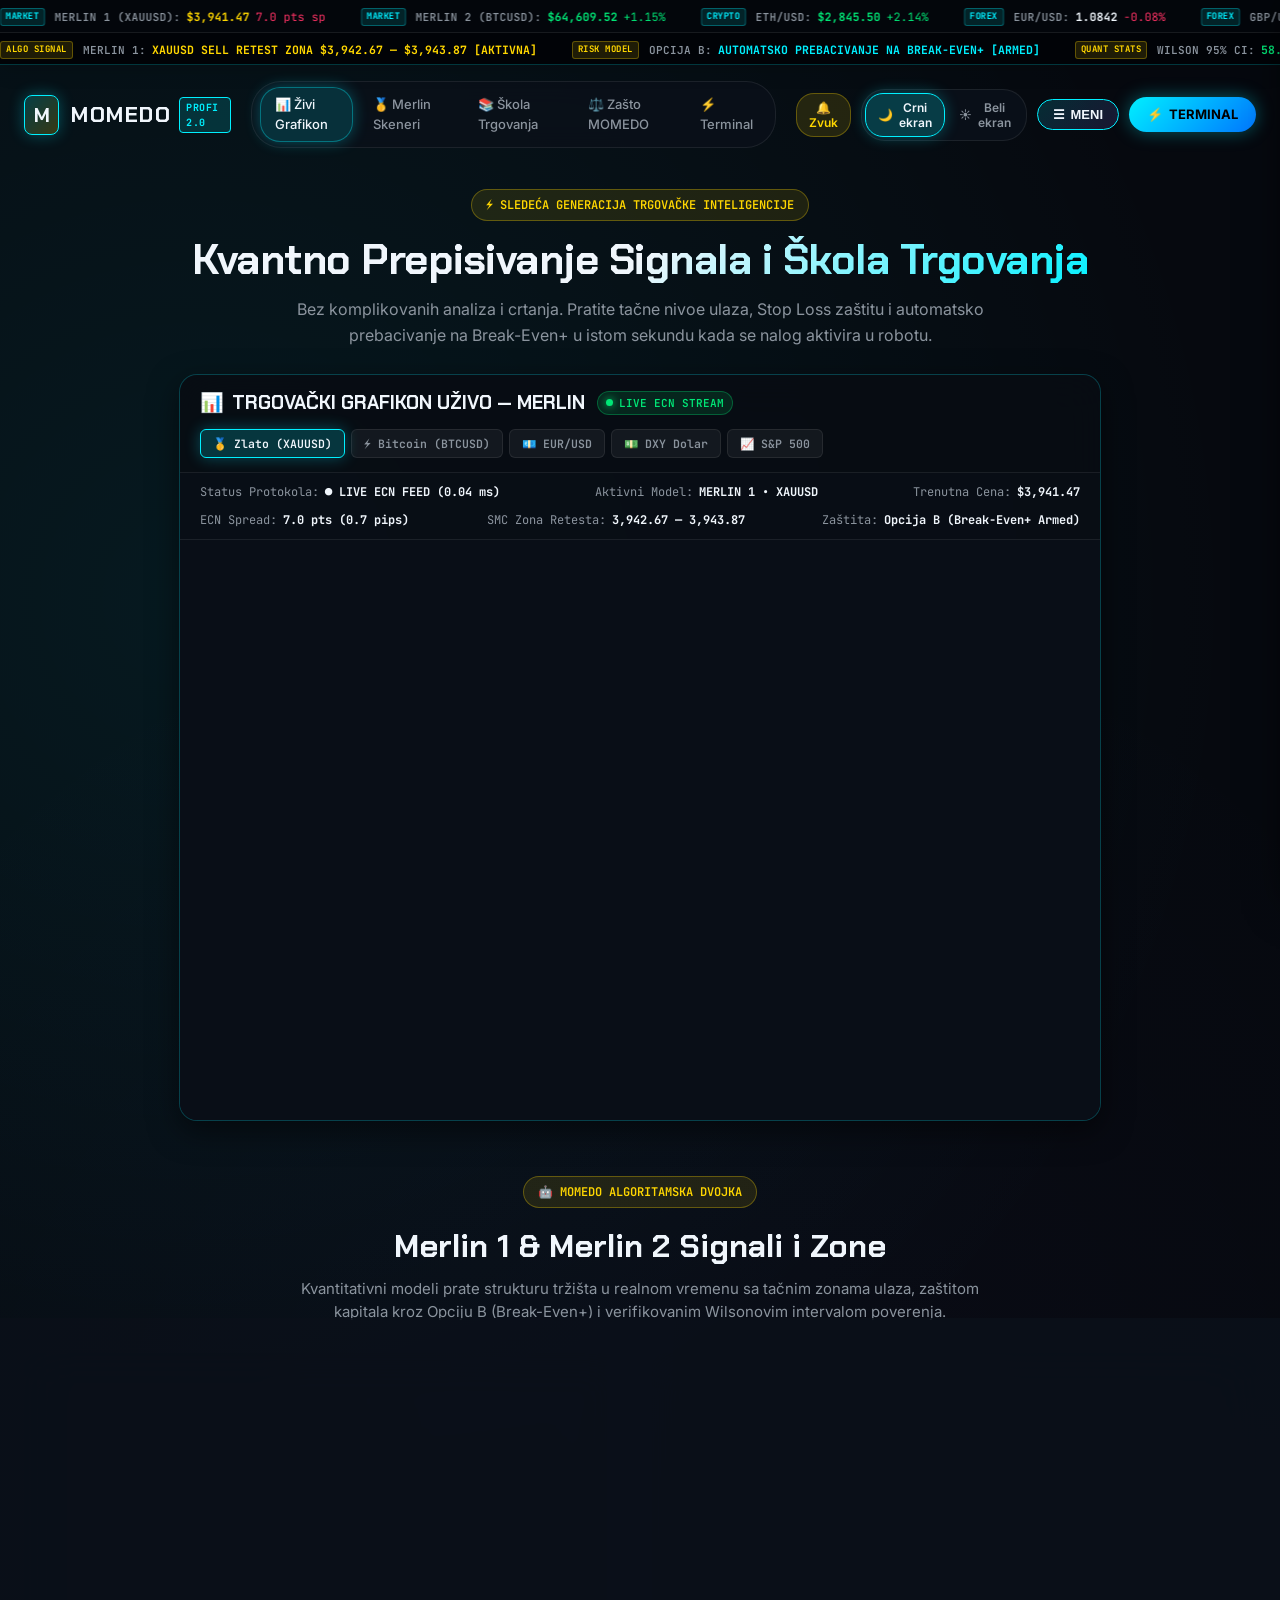
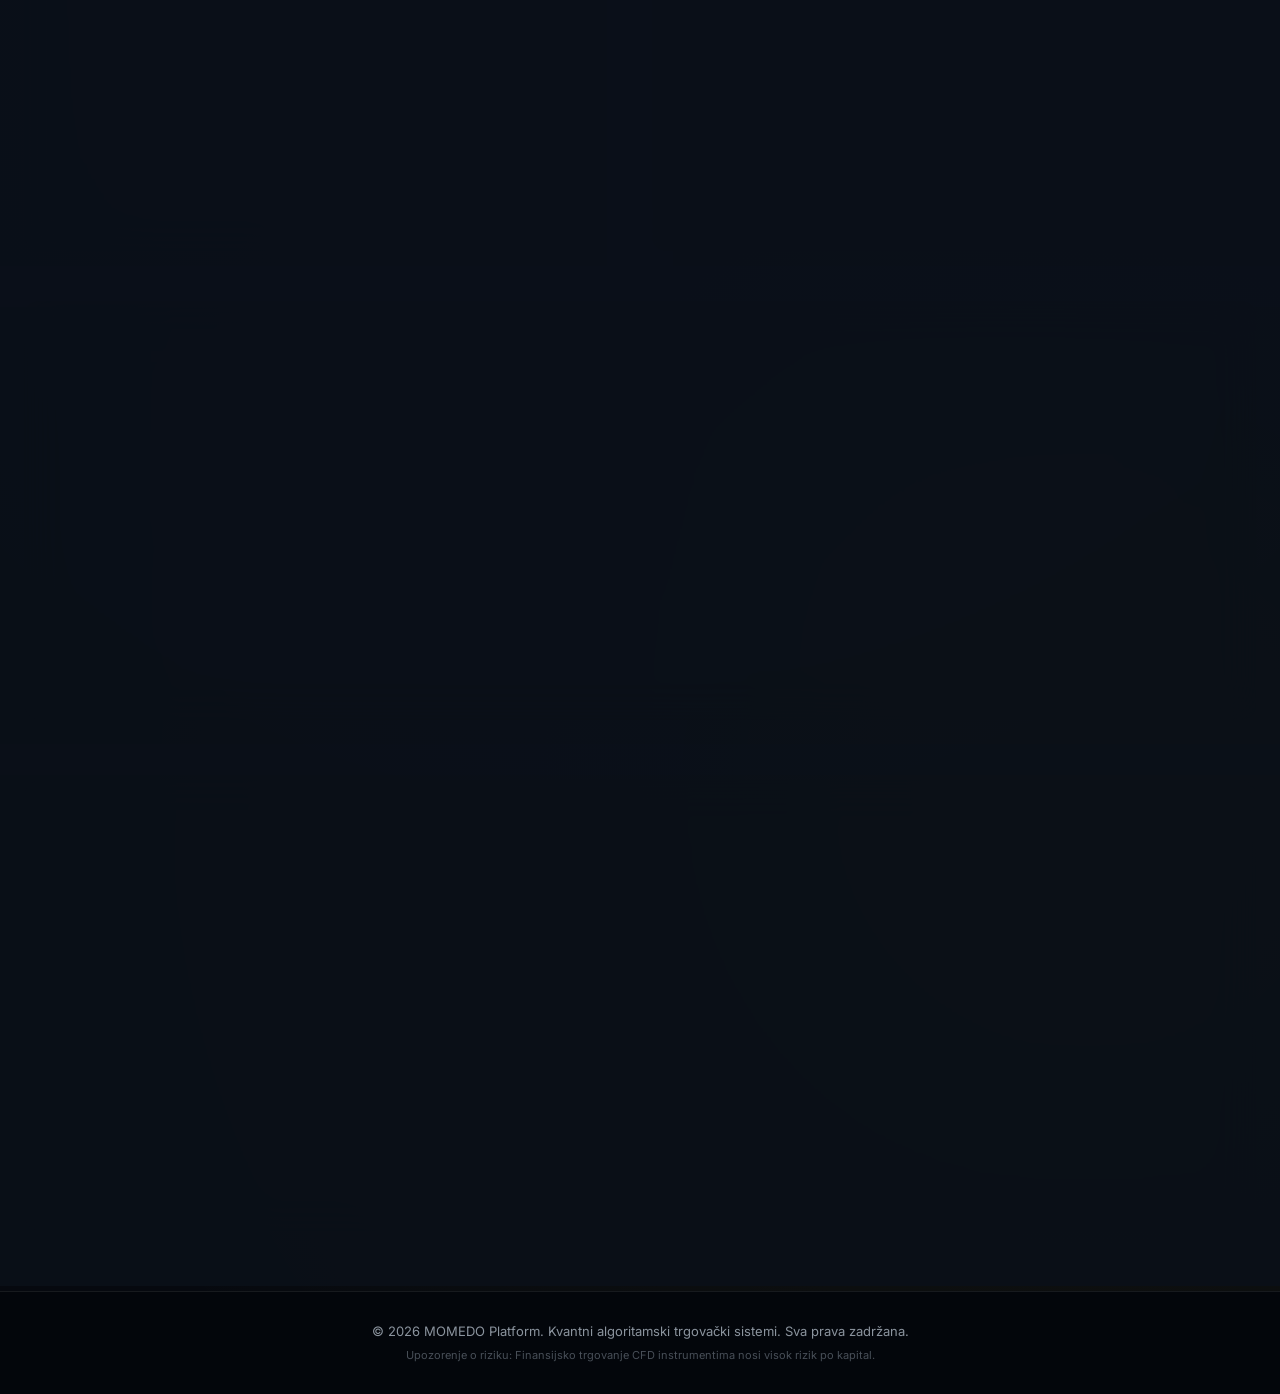
<file: static/promo.html>
<!DOCTYPE html>
<html lang="sr">
<head>
  <meta charset="UTF-8">
  <meta name="viewport" content="width=device-width, initial-scale=1.0">
  <title>MOMEDO Platform | Kvantni Trgovački Terminal & Škola Trgovanja</title>
  
  <!-- Google Fonts: Inter, JetBrains Mono, Chakra Petch -->
  <link rel="preconnect" href="https://fonts.googleapis.com">
  <link rel="preconnect" href="https://fonts.gstatic.com" crossorigin>
  <link href="https://fonts.googleapis.com/css2?family=Chakra+Petch:wght@500;600;700&family=Inter:wght@300;400;500;600;700;800&family=JetBrains+Mono:wght@400;500;600;700&display=swap" rel="stylesheet">
  
  <!-- TradingView Library -->
  <script type="text/javascript" src="https://s3.tradingview.com/tv.js"></script>

  <style>
    /* ========================================================
       CSS VARIJABLE & OSNOVNE TEME (TAMNA I SVETLA)
       ======================================================== */
    :root {
      /* TAMNA TEMA (DEFAULT - DARK GLASS QUANTUM) */
      --bg-base: #06090f;
      --bg-card: rgba(11, 16, 26, 0.88);
      --bg-card-hover: rgba(16, 24, 38, 0.95);
      --bg-header: rgba(6, 9, 15, 0.95);
      --bg-ticker-top: rgba(4, 7, 12, 0.97);
      --bg-ticker-bot: rgba(2, 4, 8, 0.98);
      --border-card: rgba(0, 240, 255, 0.22);
      --border-card-hover: rgba(0, 240, 255, 0.55);
      --border-subtle: rgba(255, 255, 255, 0.08);
      
      --text-main: #f0f6fc;
      --text-muted: #8b949e;
      --text-dim: #484f58;
      
      --cyan: #00f0ff;
      --gold: #ffd700;
      --green: #00e676;
      --red: #ff3366;
      --purple: #8b5cf6;
      
      --card-shadow: 0 10px 30px rgba(0, 0, 0, 0.5);
      --glow-cyan: 0 0 15px rgba(0, 240, 255, 0.3);

      --font-sans: 'Inter', -apple-system, sans-serif;
      --font-mono: 'JetBrains Mono', monospace;
      --font-display: 'Chakra Petch', sans-serif;
    }

    /* BELI EKRAN (LIGHT MODE - INSTITUTIONAL CLEAN) */
    body.theme-light {
      --bg-base: #f4f6fa;
      --bg-card: rgba(255, 255, 255, 0.95);
      --bg-card-hover: #ffffff;
      --bg-header: rgba(255, 255, 255, 0.96);
      --bg-ticker-top: #ffffff;
      --bg-ticker-bot: #f1f5f9;
      --border-card: rgba(0, 136, 204, 0.25);
      --border-card-hover: rgba(0, 136, 204, 0.6);
      --border-subtle: rgba(0, 0, 0, 0.08);
      
      --text-main: #0f172a;
      --text-muted: #475569;
      --text-dim: #94a3b8;
      
      --cyan: #0284c7;
      --gold: #b45309;
      --green: #16a34a;
      --red: #dc2626;
      --purple: #7c3aed;
      
      --card-shadow: 0 8px 24px rgba(15, 23, 42, 0.08);
      --glow-cyan: 0 0 15px rgba(2, 132, 199, 0.2);
    }

    * {
      box-sizing: border-box;
      margin: 0;
      padding: 0;
    }

    body {
      background-color: var(--bg-base);
      background-image: 
        radial-gradient(circle at 15% 20%, rgba(0, 240, 255, 0.07) 0%, transparent 40%),
        radial-gradient(circle at 85% 80%, rgba(255, 215, 0, 0.05) 0%, transparent 40%),
        radial-gradient(circle at 50% 50%, rgba(139, 92, 246, 0.03) 0%, transparent 60%);
      color: var(--text-main);
      font-family: var(--font-sans);
      min-height: 100vh;
      overflow-x: hidden;
      line-height: 1.5;
      transition: background-color 0.3s ease, color 0.3s ease;
    }

    body.theme-light {
      background-image: 
        radial-gradient(circle at 15% 20%, rgba(2, 132, 199, 0.05) 0%, transparent 40%),
        radial-gradient(circle at 85% 80%, rgba(180, 83, 9, 0.04) 0%, transparent 40%);
    }

    /* ========================================================
       FLASH SIGNAL BANER SA ZVUKOM (INSTANT POP-UP NOTIFIKACIJA)
       ======================================================== */
    .flash-signal-banner {
      position: fixed;
      top: 70px;
      left: 50%;
      transform: translateX(-50%) translateY(-120%);
      width: 90%;
      max-width: 900px;
      background: linear-gradient(135deg, rgba(16, 24, 38, 0.98), rgba(9, 14, 23, 0.98));
      border: 2px solid var(--gold);
      box-shadow: 0 10px 40px rgba(255, 215, 0, 0.35), 0 0 20px rgba(0, 240, 255, 0.25);
      border-radius: 14px;
      padding: 16px 20px;
      z-index: 1000;
      display: flex;
      align-items: center;
      justify-content: space-between;
      gap: 16px;
      backdrop-filter: blur(16px);
      transition: transform 0.4s cubic-bezier(0.16, 1, 0.3, 1), opacity 0.3s ease;
      opacity: 0;
      pointer-events: none;
    }

    body.theme-light .flash-signal-banner {
      background: linear-gradient(135deg, #ffffff, #f8fafc);
      border: 2px solid #b45309;
      box-shadow: 0 10px 30px rgba(180, 83, 9, 0.25);
    }

    .flash-signal-banner.active {
      transform: translateX(-50%) translateY(0);
      opacity: 1;
      pointer-events: auto;
      animation: bannerPulse 2.5s infinite;
    }

    @keyframes bannerPulse {
      0%, 100% { box-shadow: 0 10px 40px rgba(255, 215, 0, 0.35), 0 0 15px rgba(0, 240, 255, 0.2); }
      50% { box-shadow: 0 10px 50px rgba(255, 215, 0, 0.6), 0 0 30px rgba(0, 240, 255, 0.4); }
    }

    .flash-banner-left {
      display: flex;
      align-items: center;
      gap: 14px;
      flex: 1;
    }

    .flash-icon-box {
      width: 44px;
      height: 44px;
      background: rgba(255, 215, 0, 0.15);
      border: 1px solid var(--gold);
      border-radius: 10px;
      display: flex;
      align-items: center;
      justify-content: center;
      font-size: 22px;
      flex-shrink: 0;
      animation: iconFlash 1.2s infinite;
    }

    @keyframes iconFlash {
      0%, 100% { transform: scale(1); }
      50% { transform: scale(1.1); }
    }

    .flash-info-title {
      font-family: var(--font-display);
      font-size: 13px;
      font-weight: 700;
      color: var(--gold);
      display: flex;
      align-items: center;
      gap: 8px;
      text-transform: uppercase;
      letter-spacing: 0.5px;
    }

    .flash-info-text {
      font-family: var(--font-mono);
      font-size: 13.5px;
      font-weight: 600;
      color: var(--text-main);
      margin-top: 3px;
      line-height: 1.4;
    }

    .flash-banner-actions {
      display: flex;
      align-items: center;
      gap: 10px;
      flex-shrink: 0;
    }

    .btn-copy-signal {
      background: linear-gradient(135deg, var(--gold), #ffaa00);
      color: #000;
      font-family: var(--font-sans);
      font-size: 12.5px;
      font-weight: 700;
      padding: 9px 16px;
      border-radius: 8px;
      border: none;
      cursor: pointer;
      display: flex;
      align-items: center;
      gap: 6px;
      box-shadow: 0 0 15px rgba(255, 215, 0, 0.4);
      transition: all 0.2s;
      white-space: nowrap;
    }

    .btn-copy-signal:hover {
      transform: scale(1.03);
      box-shadow: 0 0 22px rgba(255, 215, 0, 0.6);
    }

    .btn-close-banner {
      background: rgba(255, 255, 255, 0.08);
      border: 1px solid var(--border-subtle);
      color: var(--text-muted);
      width: 32px;
      height: 32px;
      border-radius: 8px;
      cursor: pointer;
      display: flex;
      align-items: center;
      justify-content: center;
      font-size: 16px;
      transition: all 0.2s;
    }

    .btn-close-banner:hover {
      color: var(--text-main);
      background: rgba(255, 255, 255, 0.15);
    }

    /* ========================================================
       DUPLA PLIVAJUĆA TRAKA NA VRHU EKRANA (DVA SUPROTNA SMERA)
       ======================================================== */
    .promo-ticker-master-wrap {
      position: sticky;
      top: 0;
      z-index: 100;
      backdrop-filter: blur(14px);
      box-shadow: 0 4px 20px rgba(0,0,0,0.15);
    }

    .promo-ticker-bar {
      padding: 6px 0;
      font-family: var(--font-mono);
      font-size: 11.5px;
      overflow: hidden;
      white-space: nowrap;
      display: flex;
      align-items: center;
      position: relative;
    }

    /* GORNJA TRAKA: LEVO NA DESNO (USPORENO) */
    .track-top-bar {
      background: var(--bg-ticker-top);
      border-bottom: 1px solid var(--border-subtle);
    }

    /* DONJA TRAKA: DESNO NA LEVO (JOŠ SPORIJE) */
    .track-bot-bar {
      background: var(--bg-ticker-bot);
      border-bottom: 1px solid var(--border-card);
    }

    .ticker-track {
      display: inline-block;
      white-space: nowrap;
      will-change: transform;
    }

    .promo-ticker-bar:hover .ticker-track {
      animation-play-state: paused;
    }

    .animate-left-to-right {
      animation: tickerLeftToRight 70s linear infinite;
    }

    .animate-right-to-left {
      animation: tickerRightToLeft 90s linear infinite;
    }

    @keyframes tickerLeftToRight {
      0% { transform: translateX(-50%); }
      100% { transform: translateX(0%); }
    }

    @keyframes tickerRightToLeft {
      0% { transform: translateX(0%); }
      100% { transform: translateX(-50%); }
    }

    .ticker-item {
      display: inline-flex;
      align-items: center;
      gap: 6px;
      margin-right: 28px;
    }

    .ticker-sym { color: var(--text-muted); font-weight: 600; font-size: 11px; }
    .ticker-val { font-weight: 700; color: var(--text-main); }
    .ticker-up { color: var(--green); }
    .ticker-down { color: var(--red); }
    .ticker-gold { color: var(--gold); }
    .ticker-cyan { color: var(--cyan); }

    .track-tag {
      font-size: 9px;
      font-weight: 700;
      padding: 1px 5px;
      border-radius: 3px;
      margin-right: 4px;
      text-transform: uppercase;
      letter-spacing: 0.5px;
    }
    .tag-market { background: rgba(0, 240, 255, 0.12); color: var(--cyan); border: 1px solid rgba(0, 240, 255, 0.3); }
    .tag-algo { background: rgba(255, 215, 0, 0.12); color: var(--gold); border: 1px solid rgba(255, 215, 0, 0.3); }

    /* ========================================================
       HEADER & NAVIGATION BAR
       ======================================================== */
    .promo-header {
      max-width: 1440px;
      margin: 0 auto;
      padding: 16px 24px;
      display: flex;
      align-items: center;
      justify-content: space-between;
      gap: 20px;
      position: relative;
      z-index: 90;
    }

    .brand-wrap {
      display: flex;
      align-items: center;
      gap: 12px;
      text-decoration: none;
    }

    .brand-logo-icon {
      width: 40px;
      height: 40px;
      background: linear-gradient(135deg, rgba(0, 240, 255, 0.2), rgba(255, 215, 0, 0.2));
      border: 1px solid var(--cyan);
      border-radius: 8px;
      display: flex;
      align-items: center;
      justify-content: center;
      font-family: var(--font-display);
      font-weight: 700;
      font-size: 20px;
      color: var(--text-main);
      box-shadow: var(--glow-cyan);
    }

    .brand-text h1 {
      font-family: var(--font-display);
      font-size: 22px;
      font-weight: 700;
      letter-spacing: 1.5px;
      color: var(--text-main);
      display: flex;
      align-items: center;
      gap: 8px;
    }

    .brand-badge {
      font-size: 10px;
      font-family: var(--font-mono);
      background: rgba(0, 240, 255, 0.15);
      border: 1px solid var(--cyan);
      color: var(--cyan);
      padding: 2px 6px;
      border-radius: 4px;
      letter-spacing: 0.5px;
    }

    /* NAVIGATION MENI */
    .promo-nav {
      display: flex;
      align-items: center;
      gap: 6px;
      background: var(--bg-card);
      padding: 5px 8px;
      border-radius: 30px;
      border: 1px solid var(--border-subtle);
      backdrop-filter: blur(12px);
    }

    .nav-link {
      color: var(--text-muted);
      text-decoration: none;
      font-size: 13px;
      font-weight: 500;
      padding: 7px 14px;
      border-radius: 20px;
      transition: all 0.2s ease;
      display: flex;
      align-items: center;
      gap: 6px;
    }

    .nav-link:hover {
      color: var(--text-main);
      background: rgba(255, 255, 255, 0.06);
    }

    body.theme-light .nav-link:hover {
      background: rgba(0, 0, 0, 0.05);
    }

    .nav-link.active {
      color: var(--text-main);
      background: rgba(0, 240, 255, 0.15);
      border: 1px solid rgba(0, 240, 255, 0.35);
      box-shadow: var(--glow-cyan);
    }

    /* TASTERI ZA IZBOR BOJE: CRNI EKRAN / BELI EKRAN */
    .theme-segmented-control {
      display: flex;
      align-items: center;
      background: var(--bg-card);
      border: 1px solid var(--border-subtle);
      border-radius: 24px;
      padding: 3px;
      gap: 2px;
    }

    .theme-btn {
      background: transparent;
      border: none;
      color: var(--text-muted);
      font-family: var(--font-sans);
      font-size: 12px;
      font-weight: 600;
      padding: 6px 12px;
      border-radius: 18px;
      cursor: pointer;
      display: flex;
      align-items: center;
      gap: 6px;
      transition: all 0.2s ease;
    }

    .theme-btn:hover {
      color: var(--text-main);
    }

    .theme-btn.active {
      background: rgba(0, 240, 255, 0.2);
      color: var(--text-main);
      border: 1px solid var(--cyan);
      box-shadow: var(--glow-cyan);
    }

    body.theme-light .theme-btn.active {
      background: #0284c7;
      color: #ffffff;
      border: 1px solid #0284c7;
      box-shadow: 0 2px 8px rgba(2, 132, 199, 0.3);
    }

    /* DESNE AKCIJE */
    .header-actions {
      display: flex;
      align-items: center;
      gap: 10px;
    }

    /* DUGME MENI */
    .btn-mega-menu {
      background: linear-gradient(135deg, rgba(0, 240, 255, 0.15), rgba(139, 92, 246, 0.15));
      border: 1px solid var(--cyan);
      color: var(--text-main);
      padding: 7px 15px;
      border-radius: 20px;
      font-size: 13px;
      font-weight: 600;
      cursor: pointer;
      display: flex;
      align-items: center;
      gap: 6px;
      transition: all 0.2s ease;
    }

    .btn-mega-menu:hover {
      background: linear-gradient(135deg, rgba(0, 240, 255, 0.3), rgba(139, 92, 246, 0.3));
      box-shadow: var(--glow-cyan);
      transform: translateY(-1px);
    }

    .btn-enter-terminal {
      background: linear-gradient(135deg, #00f0ff, #0077ff);
      color: #000;
      font-weight: 700;
      font-size: 13px;
      padding: 8px 18px;
      border-radius: 24px;
      text-decoration: none;
      display: flex;
      align-items: center;
      gap: 6px;
      box-shadow: 0 0 18px rgba(0, 240, 255, 0.35);
      transition: all 0.2s ease;
    }

    .btn-enter-terminal:hover {
      transform: scale(1.03);
      box-shadow: 0 0 26px rgba(0, 240, 255, 0.55);
      color: #000;
    }

    /* ========================================================
       HERO NASLOVNI DEO
       ======================================================== */
    .hero-title-area {
      text-align: center;
      max-width: 960px;
      margin: 25px auto 25px auto;
      padding: 0 20px;
    }

    .hero-pill {
      display: inline-flex;
      align-items: center;
      gap: 8px;
      background: rgba(255, 215, 0, 0.1);
      border: 1px solid rgba(255, 215, 0, 0.3);
      color: var(--gold);
      padding: 6px 14px;
      border-radius: 20px;
      font-size: 12px;
      font-family: var(--font-mono);
      font-weight: 600;
      margin-bottom: 14px;
    }

    .hero-h1 {
      font-family: var(--font-display);
      font-size: 42px;
      font-weight: 700;
      line-height: 1.2;
      letter-spacing: -0.5px;
      margin-bottom: 12px;
      background: linear-gradient(135deg, var(--text-main) 50%, var(--cyan) 100%);
      -webkit-background-clip: text;
      -webkit-text-fill-color: transparent;
    }

    body.theme-light .hero-h1 {
      background: linear-gradient(135deg, #0f172a 40%, #0284c7 90%);
      -webkit-background-clip: text;
      -webkit-text-fill-color: transparent;
    }

    .hero-subtitle {
      font-size: 16px;
      color: var(--text-muted);
      max-width: 760px;
      margin: 0 auto;
      line-height: 1.6;
    }

    /* ========================================================
       CENTRALNI GRAF UŽIVO — MERLIN (POKRIVA OKO 70% EKRANA)
       ======================================================== */
    .central-chart-wrapper {
      width: 72%;
      max-width: 1350px;
      min-width: 320px;
      margin: 25px auto 55px auto;
      background: var(--bg-card);
      border: 1px solid var(--border-card);
      border-radius: 18px;
      box-shadow: var(--card-shadow);
      backdrop-filter: blur(20px);
      overflow: hidden;
      transition: all 0.25s ease;
      position: relative;
    }

    .central-chart-wrapper:hover {
      border-color: var(--border-card-hover);
      box-shadow: 0 14px 45px rgba(0, 240, 255, 0.12);
    }

    /* GORNJA TRAKA GRAFIKONA SA KONTROLAMA I SIMBOLIMA */
    .chart-control-bar {
      padding: 14px 20px;
      background: rgba(0, 0, 0, 0.25);
      border-bottom: 1px solid var(--border-subtle);
      display: flex;
      align-items: center;
      justify-content: space-between;
      flex-wrap: wrap;
      gap: 12px;
    }

    body.theme-light .chart-control-bar {
      background: rgba(241, 245, 249, 0.8);
    }

    .chart-title-group {
      display: flex;
      align-items: center;
      gap: 12px;
    }

    .chart-title-group h2 {
      font-family: var(--font-display);
      font-size: 19px;
      font-weight: 700;
      color: var(--text-main);
      display: flex;
      align-items: center;
      gap: 8px;
    }

    .chart-live-pulse {
      display: inline-flex;
      align-items: center;
      gap: 6px;
      font-family: var(--font-mono);
      font-size: 11px;
      color: var(--green);
      background: rgba(0, 230, 118, 0.12);
      border: 1px solid rgba(0, 230, 118, 0.3);
      padding: 3px 8px;
      border-radius: 12px;
      font-weight: 600;
    }

    .pulse-dot {
      width: 7px;
      height: 7px;
      border-radius: 50%;
      background: var(--green);
      box-shadow: 0 0 8px var(--green);
      animation: pulseBlink 1.6s infinite;
    }

    @keyframes pulseBlink {
      0%, 100% { opacity: 1; transform: scale(1); }
      50% { opacity: 0.3; transform: scale(0.85); }
    }

    /* PREČICE ZA PROMENU SIMBOLA NA GRAFIKONU */
    .chart-symbols-bar {
      display: flex;
      align-items: center;
      gap: 6px;
      flex-wrap: wrap;
    }

    .btn-chart-sym {
      background: rgba(255, 255, 255, 0.05);
      border: 1px solid var(--border-subtle);
      color: var(--text-muted);
      font-family: var(--font-mono);
      font-size: 11.5px;
      font-weight: 600;
      padding: 6px 12px;
      border-radius: 6px;
      cursor: pointer;
      display: inline-flex;
      align-items: center;
      gap: 6px;
      transition: all 0.2s ease;
    }

    .btn-chart-sym:hover {
      color: var(--text-main);
      border-color: var(--cyan);
      background: rgba(0, 240, 255, 0.08);
    }

    .btn-chart-sym.active {
      color: var(--text-main);
      border-color: var(--cyan);
      background: rgba(0, 240, 255, 0.18);
      box-shadow: var(--glow-cyan);
    }

    /* TELEMETRIJSKA STATUS TRAKA IZNAD GRAFIKONA */
    .chart-mt5-telemetry {
      padding: 10px 20px;
      background: rgba(0, 0, 0, 0.15);
      border-bottom: 1px solid var(--border-subtle);
      display: flex;
      align-items: center;
      justify-content: space-between;
      flex-wrap: wrap;
      gap: 10px;
      font-family: var(--font-mono);
      font-size: 12px;
    }

    body.theme-light .chart-mt5-telemetry {
      background: rgba(248, 250, 252, 0.9);
    }

    .tel-item {
      display: flex;
      align-items: center;
      gap: 6px;
    }
    .tel-lbl { color: var(--text-muted); }
    .tel-val { font-weight: 700; color: var(--text-main); }

    /* KONTEJNER ZA GRAFIKON (VISINA 580px) */
    .tv-chart-box {
      width: 100%;
      height: 580px;
      position: relative;
      background: #090e17;
    }

    body.theme-light .tv-chart-box {
      background: #ffffff;
    }

    /* ========================================================
       MERLIN 1 & MERLIN 2 SPUŠTENI NIŽE NA STRANICI
       ======================================================== */
    .section-engines {
      max-width: 1380px;
      margin: 0 auto 50px auto;
      padding: 0 24px;
    }

    .section-header-wrap {
      text-align: center;
      margin-bottom: 30px;
    }

    .section-header-wrap h2 {
      font-family: var(--font-display);
      font-size: 32px;
      font-weight: 700;
      color: var(--text-main);
      margin-bottom: 8px;
    }

    .section-header-wrap p {
      font-size: 15px;
      color: var(--text-muted);
      max-width: 700px;
      margin: 0 auto;
    }

    .central-engine-grid {
      display: grid;
      grid-template-columns: 1fr 1fr;
      gap: 24px;
    }

    .engine-card {
      background: var(--bg-card);
      border: 1px solid var(--border-card);
      border-radius: 16px;
      padding: 26px;
      backdrop-filter: blur(20px);
      box-shadow: var(--card-shadow);
      position: relative;
      overflow: hidden;
      transition: all 0.25s ease;
    }

    .engine-card:hover {
      border-color: var(--border-card-hover);
      transform: translateY(-2px);
      box-shadow: 0 14px 40px rgba(0, 240, 255, 0.15);
    }

    .engine-card::before {
      content: '';
      position: absolute;
      top: 0;
      left: 0;
      right: 0;
      height: 3px;
    }

    .engine-card.card-gold::before {
      background: linear-gradient(90deg, var(--gold), transparent);
    }

    .engine-card.card-btc::before {
      background: linear-gradient(90deg, var(--green), transparent);
    }

    .engine-header {
      display: flex;
      align-items: flex-start;
      justify-content: space-between;
      margin-bottom: 20px;
      padding-bottom: 16px;
      border-bottom: 1px solid var(--border-subtle);
    }

    .engine-identity h3 {
      font-family: var(--font-display);
      font-size: 22px;
      font-weight: 700;
      color: var(--text-main);
      display: flex;
      align-items: center;
      gap: 10px;
    }

    .engine-identity p {
      font-size: 13px;
      color: var(--text-muted);
      margin-top: 4px;
      font-family: var(--font-mono);
    }

    .engine-price-hud {
      text-align: right;
      font-family: var(--font-mono);
    }

    .engine-live-badge {
      font-size: 10px;
      font-weight: 700;
      padding: 2px 8px;
      border-radius: 4px;
      display: inline-block;
      margin-bottom: 4px;
      letter-spacing: 0.5px;
    }

    .badge-quant {
      background: rgba(255, 215, 0, 0.15);
      border: 1px solid var(--gold);
      color: var(--gold);
    }

    .badge-btc {
      background: rgba(0, 230, 118, 0.15);
      border: 1px solid var(--green);
      color: var(--green);
    }

    .engine-big-price {
      font-size: 26px;
      font-weight: 700;
      color: var(--text-main);
    }

    .engine-spread {
      font-size: 11px;
      color: var(--text-muted);
    }

    /* TELEMETRY METRIKE (WILSON CI & WIN RATE) */
    .telemetry-row {
      display: grid;
      grid-template-columns: repeat(3, 1fr);
      gap: 12px;
      margin-bottom: 22px;
    }

    .telemetry-box {
      background: rgba(255, 255, 255, 0.02);
      border: 1px solid var(--border-subtle);
      border-radius: 10px;
      padding: 12px;
      text-align: center;
    }

    body.theme-light .telemetry-box {
      background: rgba(241, 245, 249, 0.6);
    }

    .telemetry-lbl {
      font-size: 11px;
      font-family: var(--font-mono);
      color: var(--text-muted);
      margin-bottom: 4px;
      text-transform: uppercase;
    }

    .telemetry-num {
      font-size: 18px;
      font-weight: 700;
      font-family: var(--font-mono);
    }

    /* AKTIVNI NIVOI */
    .levels-box {
      background: rgba(0, 0, 0, 0.2);
      border: 1px solid var(--border-subtle);
      border-radius: 10px;
      padding: 16px;
      margin-bottom: 20px;
      font-family: var(--font-mono);
      font-size: 13px;
    }

    body.theme-light .levels-box {
      background: rgba(248, 250, 252, 0.9);
    }

    .level-line {
      display: flex;
      justify-content: space-between;
      padding: 7px 0;
      border-bottom: 1px dashed var(--border-subtle);
    }

    .level-line:last-child {
      border-bottom: none;
    }

    .level-line span {
      color: var(--text-muted);
    }

    .engine-card-footer {
      display: flex;
      gap: 10px;
    }

    .btn-card-primary {
      flex: 1;
      background: rgba(0, 240, 255, 0.12);
      border: 1px solid var(--cyan);
      color: var(--cyan);
      font-weight: 700;
      font-size: 13px;
      padding: 10px;
      border-radius: 8px;
      text-align: center;
      text-decoration: none;
      cursor: pointer;
      transition: all 0.2s ease;
    }

    .btn-card-primary:hover {
      background: var(--cyan);
      color: #000;
      box-shadow: var(--glow-cyan);
    }

    .btn-card-sec {
      background: rgba(255, 255, 255, 0.04);
      border: 1px solid var(--border-subtle);
      color: var(--text-muted);
      font-weight: 600;
      font-size: 13px;
      padding: 10px 14px;
      border-radius: 8px;
      cursor: pointer;
      transition: all 0.2s ease;
    }

    .btn-card-sec:hover {
      color: var(--text-main);
      background: rgba(255, 255, 255, 0.08);
    }

    /* ========================================================
       POREĐENJE SA INDUSTRIJOM (MOMEDO VS STANDARD)
       ======================================================== */
    .comparison-section {
      max-width: 1380px;
      margin: 40px auto 60px auto;
      padding: 0 24px;
    }

    .comp-box {
      background: var(--bg-card);
      border: 1px solid var(--border-card);
      border-radius: 16px;
      padding: 30px;
      backdrop-filter: blur(20px);
      box-shadow: var(--card-shadow);
    }

    .comp-header {
      text-align: center;
      margin-bottom: 25px;
    }

    .comp-header h2 {
      font-family: var(--font-display);
      font-size: 28px;
      font-weight: 700;
      color: var(--text-main);
      margin-bottom: 8px;
    }

    .comp-table {
      width: 100%;
      border-collapse: collapse;
      font-size: 13.5px;
    }

    .comp-table th, .comp-table td {
      padding: 14px 18px;
      text-align: left;
      border-bottom: 1px solid var(--border-subtle);
    }

    .comp-table th {
      color: var(--text-muted);
      font-size: 12px;
      text-transform: uppercase;
      font-family: var(--font-mono);
      background: rgba(0, 0, 0, 0.15);
    }

    body.theme-light .comp-table th {
      background: rgba(241, 245, 249, 0.8);
    }

    .comp-table td strong {
      color: var(--text-main);
    }

    .badge-check {
      color: var(--green);
      font-weight: 700;
    }

    .badge-cross {
      color: var(--red);
      font-weight: 700;
    }

    .highlight-momedo {
      background: rgba(0, 240, 255, 0.05);
      border-left: 2px solid var(--cyan);
      border-right: 2px solid var(--cyan);
      color: var(--cyan);
      font-weight: 700;
    }

    /* ========================================================
       KOMFORNI MENI DRAWER (MODULARNI MENI ZA RAZVOJ)
       ======================================================== */
    .menu-drawer-backdrop {
      position: fixed;
      top: 0;
      left: 0;
      right: 0;
      bottom: 0;
      background: rgba(0, 0, 0, 0.75);
      backdrop-filter: blur(8px);
      z-index: 998;
      opacity: 0;
      pointer-events: none;
      transition: opacity 0.3s ease;
    }

    .menu-drawer-backdrop.open {
      opacity: 1;
      pointer-events: auto;
    }

    .menu-drawer {
      position: fixed;
      top: 0;
      right: -420px;
      width: 400px;
      height: 100vh;
      background: #090e17;
      border-left: 1px solid var(--border-card);
      z-index: 999;
      box-shadow: -10px 0 40px rgba(0, 0, 0, 0.8);
      transition: right 0.35s cubic-bezier(0.16, 1, 0.3, 1);
      display: flex;
      flex-direction: column;
      padding: 24px;
      overflow-y: auto;
    }

    body.theme-light .menu-drawer {
      background: #ffffff;
      border-left: 1px solid rgba(0, 136, 204, 0.3);
      box-shadow: -10px 0 40px rgba(0, 0, 0, 0.15);
    }

    .menu-drawer.open {
      right: 0;
    }

    .drawer-header {
      display: flex;
      align-items: center;
      justify-content: space-between;
      padding-bottom: 20px;
      border-bottom: 1px solid var(--border-subtle);
      margin-bottom: 20px;
    }

    .drawer-header h3 {
      font-family: var(--font-display);
      font-size: 20px;
      color: var(--text-main);
      display: flex;
      align-items: center;
      gap: 8px;
    }

    .drawer-close {
      background: rgba(255, 255, 255, 0.05);
      border: 1px solid var(--border-subtle);
      color: var(--text-main);
      font-size: 18px;
      width: 32px;
      height: 32px;
      border-radius: 8px;
      cursor: pointer;
      display: flex;
      align-items: center;
      justify-content: center;
    }

    .drawer-section {
      margin-bottom: 24px;
    }

    .drawer-sec-title {
      font-size: 11px;
      font-family: var(--font-mono);
      text-transform: uppercase;
      color: var(--cyan);
      margin-bottom: 10px;
      letter-spacing: 1px;
      font-weight: 700;
    }

    .drawer-nav-item {
      display: flex;
      align-items: center;
      justify-content: space-between;
      padding: 10px 14px;
      background: rgba(255, 255, 255, 0.03);
      border: 1px solid var(--border-subtle);
      border-radius: 8px;
      color: var(--text-main);
      text-decoration: none;
      margin-bottom: 8px;
      font-size: 13.5px;
      font-weight: 500;
      transition: all 0.2s;
    }

    body.theme-light .drawer-nav-item {
      background: #f8fafc;
      border-color: rgba(0, 0, 0, 0.06);
    }

    .drawer-nav-item:hover {
      background: rgba(0, 240, 255, 0.1);
      border-color: rgba(0, 240, 255, 0.3);
      transform: translateX(4px);
    }

    .drawer-badge {
      font-size: 10px;
      font-family: var(--font-mono);
      padding: 2px 6px;
      border-radius: 4px;
      background: rgba(255, 215, 0, 0.15);
      color: var(--gold);
      border: 1px solid rgba(255, 215, 0, 0.3);
    }

    /* FOOTER */
    .promo-footer {
      border-top: 1px solid var(--border-subtle);
      background: var(--bg-ticker-top);
      padding: 30px 24px;
      text-align: center;
      color: var(--text-muted);
      font-size: 13px;
    }

    @media (max-width: 1024px) {
      .central-chart-wrapper { width: 95%; }
      .central-engine-grid { grid-template-columns: 1fr; }
      .promo-nav { display: none; }
      .hero-h1 { font-size: 32px; }
      .tv-chart-box { height: 460px; }
      .flash-signal-banner { width: 95%; flex-direction: column; align-items: stretch; }
    }
  </style>
</head>
<body>

  <!-- ========================================================
       FLASH SIGNAL BANER SA AUDIO OBAVEŠTENJEM
       ======================================================== -->
  <div class="flash-signal-banner" id="flash-banner">
    <div class="flash-banner-left">
      <div class="flash-icon-box">⚡</div>
      <div>
        <div class="flash-info-title">
          <span>● NOVI SIGNAL UŽIVO</span>
          <span style="font-size:10px; background:rgba(255,215,0,0.2); padding:1px 6px; border-radius:4px;" id="flash-engine-tag">MERLIN 1</span>
        </div>
        <div class="flash-info-text" id="flash-signal-text">
          MERLIN 1 • XAUUSD: SELL RETEST @ 3,942.67 | SL: 3,952.54 | TP1: 3,936.06 | TP2: 3,923.43 (BE+ Zaštita)
        </div>
      </div>
    </div>
    <div class="flash-banner-actions">
      <button class="btn-copy-signal" onclick="copyCurrentSignal()">
        📋 Kopiraj Signal za MT5
      </button>
      <button class="btn-close-banner" onclick="closeFlashBanner()" title="Zatvori obaveštenje">✕</button>
    </div>
  </div>

  <!-- ========================================================
       1. DUPLA PLIVAJUĆA TRAKA NA VRHU EKRANA (DVA SUPROTNA SMERA)
       ======================================================== -->
  <div class="promo-ticker-master-wrap">
    
    <!-- GORNJA TRAKA: KRETANJE SA LEVA NA DESNO (USPORENO KRETANJE) -->
    <div class="promo-ticker-bar track-top-bar" title="Tržišne cene i makro instrumenti (Kretanje: levo -> desno)">
      <div class="ticker-track animate-left-to-right">
        <div class="ticker-item"><span class="track-tag tag-market">MARKET</span> <span class="ticker-sym">MERLIN 1 (XAUUSD):</span> <span class="ticker-val ticker-gold" id="tick-xau-bid">$3,941.47</span> <span class="ticker-down">7.0 pts sp</span></div>
        <div class="ticker-item"><span class="track-tag tag-market">MARKET</span> <span class="ticker-sym">MERLIN 2 (BTCUSD):</span> <span class="ticker-val ticker-up" id="tick-btc-price">$64,609.52</span> <span class="ticker-up">+1.15%</span></div>
        <div class="ticker-item"><span class="track-tag tag-market">CRYPTO</span> <span class="ticker-sym">ETH/USD:</span> <span class="ticker-val ticker-up">$2,845.50</span> <span class="ticker-up">+2.14%</span></div>
        <div class="ticker-item"><span class="track-tag tag-market">FOREX</span> <span class="ticker-sym">EUR/USD:</span> <span class="ticker-val">1.0842</span> <span class="ticker-down">-0.08%</span></div>
        <div class="ticker-item"><span class="track-tag tag-market">FOREX</span> <span class="ticker-sym">GBP/USD:</span> <span class="ticker-val">1.2985</span> <span class="ticker-up">+0.12%</span></div>
        <div class="ticker-item"><span class="track-tag tag-market">INDEX</span> <span class="ticker-sym">DXY DOLAR:</span> <span class="ticker-val ticker-cyan">104.28</span> <span class="ticker-down">-0.15%</span></div>
        <div class="ticker-item"><span class="track-tag tag-market">INDEX</span> <span class="ticker-sym">S&amp;P 500:</span> <span class="ticker-val">5,864.20</span> <span class="ticker-up">+0.45%</span></div>
        <div class="ticker-item"><span class="track-tag tag-market">BONDS</span> <span class="ticker-sym">US 10Y:</span> <span class="ticker-val">4.38%</span></div>
        <div class="ticker-item"><span class="track-tag tag-market">COMMODITY</span> <span class="ticker-sym">WTI NAFTA:</span> <span class="ticker-val">$70.82</span> <span class="ticker-up">+0.60%</span></div>
        <div class="ticker-item"><span class="track-tag tag-market">COMMODITY</span> <span class="ticker-sym">SREBRO (XAG):</span> <span class="ticker-val ticker-cyan">$32.40</span> <span class="ticker-up">+1.05%</span></div>
        
        <!-- Duplikat za neprekidni bešavni ciklus -->
        <div class="ticker-item"><span class="track-tag tag-market">MARKET</span> <span class="ticker-sym">MERLIN 1 (XAUUSD):</span> <span class="ticker-val ticker-gold">$3,941.47</span> <span class="ticker-down">7.0 pts sp</span></div>
        <div class="ticker-item"><span class="track-tag tag-market">MARKET</span> <span class="ticker-sym">MERLIN 2 (BTCUSD):</span> <span class="ticker-val ticker-up">$64,609.52</span> <span class="ticker-up">+1.15%</span></div>
        <div class="ticker-item"><span class="track-tag tag-market">CRYPTO</span> <span class="ticker-sym">ETH/USD:</span> <span class="ticker-val ticker-up">$2,845.50</span> <span class="ticker-up">+2.14%</span></div>
        <div class="ticker-item"><span class="track-tag tag-market">FOREX</span> <span class="ticker-sym">EUR/USD:</span> <span class="ticker-val">1.0842</span> <span class="ticker-down">-0.08%</span></div>
        <div class="ticker-item"><span class="track-tag tag-market">FOREX</span> <span class="ticker-sym">GBP/USD:</span> <span class="ticker-val">1.2985</span> <span class="ticker-up">+0.12%</span></div>
        <div class="ticker-item"><span class="track-tag tag-market">INDEX</span> <span class="ticker-sym">DXY DOLAR:</span> <span class="ticker-val ticker-cyan">104.28</span> <span class="ticker-down">-0.15%</span></div>
        <div class="ticker-item"><span class="track-tag tag-market">INDEX</span> <span class="ticker-sym">S&amp;P 500:</span> <span class="ticker-val">5,864.20</span> <span class="ticker-up">+0.45%</span></div>
        <div class="ticker-item"><span class="track-tag tag-market">BONDS</span> <span class="ticker-sym">US 10Y:</span> <span class="ticker-val">4.38%</span></div>
        <div class="ticker-item"><span class="track-tag tag-market">COMMODITY</span> <span class="ticker-sym">WTI NAFTA:</span> <span class="ticker-val">$70.82</span> <span class="ticker-up">+0.60%</span></div>
        <div class="ticker-item"><span class="track-tag tag-market">COMMODITY</span> <span class="ticker-sym">SREBRO (XAG):</span> <span class="ticker-val ticker-cyan">$32.40</span> <span class="ticker-up">+1.05%</span></div>
      </div>
    </div>

    <!-- DONJA TRAKA: KRETANJE SA DESNA NA LEVO (JOŠ SPORIJE KRETANJE) -->
    <div class="promo-ticker-bar track-bot-bar" title="Algoritamska telemetrija, SMC zone i signali (Kretanje: desno -> levo)">
      <div class="ticker-track animate-right-to-left">
        <div class="ticker-item"><span class="track-tag tag-algo">ALGO SIGNAL</span> <span class="ticker-sym">MERLIN 1:</span> <span class="ticker-val ticker-gold">XAUUSD SELL RETEST ZONA $3,942.67 — $3,943.87 [AKTIVNA]</span></div>
        <div class="ticker-item"><span class="track-tag tag-algo">RISK MODEL</span> <span class="ticker-sym">OPCIJA B:</span> <span class="ticker-val ticker-cyan">AUTOMATSKO PREBACIVANJE NA BREAK-EVEN+ [ARMED]</span></div>
        <div class="ticker-item"><span class="track-tag tag-algo">QUANT STATS</span> <span class="ticker-sym">WILSON 95% CI:</span> <span class="ticker-val ticker-up">58.4% — 76.2% WIN RATE (PF 2.64)</span></div>
        <div class="ticker-item"><span class="track-tag tag-algo">ALGO SIGNAL</span> <span class="ticker-sym">MERLIN 2:</span> <span class="ticker-val ticker-up">BTCUSD PULLBACK RE-TEST [$64,609] TARGET $66,200</span></div>
        <div class="ticker-item"><span class="track-tag tag-algo">LATENCY</span> <span class="ticker-sym">LIVE BRIDGE:</span> <span class="ticker-val ticker-cyan">0.04 ms DIREKTNI ECN PROTOKOL</span></div>
        <div class="ticker-item"><span class="track-tag tag-algo">LIQUIDITY</span> <span class="ticker-sym">SMC SWEEP:</span> <span class="ticker-val ticker-gold">AZIJSKI SWEEP DETEKTOVAN NA ZLATU (TF M5)</span></div>
        <div class="ticker-item"><span class="track-tag tag-algo">ZAŠTITA</span> <span class="ticker-sym">PROP-FIRM:</span> <span class="ticker-val">FTMO DNEVNI DRAWDOWN LIMIT POTPUNO ZAŠTIĆEN</span></div>
        <div class="ticker-item"><span class="track-tag tag-algo">EXECUTION</span> <span class="ticker-sym">SPREAD:</span> <span class="ticker-val ticker-up">INSTITUCIONALNI ECN USLOVI BEZ PROKLIZAVANJA</span></div>

        <!-- Duplikat za neprekidni bešavni ciklus -->
        <div class="ticker-item"><span class="track-tag tag-algo">ALGO SIGNAL</span> <span class="ticker-sym">MERLIN 1:</span> <span class="ticker-val ticker-gold">XAUUSD SELL RETEST ZONA $3,942.67 — $3,943.87 [AKTIVNA]</span></div>
        <div class="ticker-item"><span class="track-tag tag-algo">RISK MODEL</span> <span class="ticker-sym">OPCIJA B:</span> <span class="ticker-val ticker-cyan">AUTOMATSKO PREBACIVANJE NA BREAK-EVEN+ [ARMED]</span></div>
        <div class="ticker-item"><span class="track-tag tag-algo">QUANT STATS</span> <span class="ticker-sym">WILSON 95% CI:</span> <span class="ticker-val ticker-up">58.4% — 76.2% WIN RATE (PF 2.64)</span></div>
        <div class="ticker-item"><span class="track-tag tag-algo">ALGO SIGNAL</span> <span class="ticker-sym">MERLIN 2:</span> <span class="ticker-val ticker-up">BTCUSD PULLBACK RE-TEST [$64,609] TARGET $66,200</span></div>
        <div class="ticker-item"><span class="track-tag tag-algo">LATENCY</span> <span class="ticker-sym">LIVE BRIDGE:</span> <span class="ticker-val ticker-cyan">0.04 ms DIREKTNI ECN PROTOKOL</span></div>
        <div class="ticker-item"><span class="track-tag tag-algo">LIQUIDITY</span> <span class="ticker-sym">SMC SWEEP:</span> <span class="ticker-val ticker-gold">AZIJSKI SWEEP DETEKTOVAN NA ZLATU (TF M5)</span></div>
        <div class="ticker-item"><span class="track-tag tag-algo">ZAŠTITA</span> <span class="ticker-sym">PROP-FIRM:</span> <span class="ticker-val">FTMO DNEVNI DRAWDOWN LIMIT POTPUNO ZAŠTIĆEN</span></div>
        <div class="ticker-item"><span class="track-tag tag-algo">EXECUTION</span> <span class="ticker-sym">SPREAD:</span> <span class="ticker-val ticker-up">INSTITUCIONALNI ECN USLOVI BEZ PROKLIZAVANJA</span></div>
      </div>
    </div>

  </div>

  <!-- ========================================================
       2. HEADER SA NAVIGACIJOM, IZBOROM BOJE I DUGMETOM "MENI"
       ======================================================== -->
  <header class="promo-header">
    <a href="/promo" class="brand-wrap">
      <div class="brand-logo-icon">M</div>
      <div class="brand-text">
        <h1>MOMEDO <span class="brand-badge">PROFI 2.0</span></h1>
      </div>
    </a>

    <!-- GLAVNA NAVIGACIJA -->
    <nav class="promo-nav">
      <a href="#live-chart" class="nav-link active">📊 Živi Grafikon</a>
      <a href="#merlin-engines" class="nav-link">🥇 Merlin Skeneri</a>
      <a href="#skola" class="nav-link">📚 Škola Trgovanja</a>
      <a href="#uporedjenje" class="nav-link">⚖️ Zašto MOMEDO</a>
      <a href="/" class="nav-link">⚡ Terminal</a>
    </nav>

    <!-- DESNA ZONA: IZBOR CRNI / BELI EKRAN + ZVUK + MENI + DUGME TERMINALA -->
    <div class="header-actions">
      <!-- TASTER ZA TEST ZVUKA -->
      <button class="theme-btn" onclick="playSignalChime()" title="Testiraj zvučno obaveštenje za signale" style="background:rgba(255,215,0,0.12); border:1px solid rgba(255,215,0,0.3); color:var(--gold);">
        🔔 Zvuk
      </button>

      <!-- TASTERI ZA IZBOR BOJE (CRNI EKRAN / BELI EKRAN) -->
      <div class="theme-segmented-control" title="Promena boje web stranice">
        <button class="theme-btn active" id="btn-theme-dark" onclick="setThemeMode('dark')">
          <span>🌙</span> Crni ekran
        </button>
        <button class="theme-btn" id="btn-theme-light" onclick="setThemeMode('light')">
          <span>☀️</span> Beli ekran
        </button>
      </div>

      <!-- DUGME "MENI" ZA RAZVOJ -->
      <button class="btn-mega-menu" onclick="toggleMenuDrawer()" title="Otvara modularni meni za dalji razvoj">
        <span>☰</span> MENI
      </button>

      <!-- ULAZ U GLAVNI TERMINAL -->
      <a href="/" class="btn-enter-terminal">
        <span>⚡</span> TERMINAL
      </a>
    </div>
  </header>

  <!-- ========================================================
       3. HERO NASLOV
       ======================================================== -->
  <div class="hero-title-area">
    <div class="hero-pill">⚡ SLEDEĆA GENERACIJA TRGOVAČKE INTELIGENCIJE</div>
    <h1 class="hero-h1">Kvantno Prepisivanje Signala i Škola Trgovanja</h1>
    <p class="hero-subtitle">
      Bez komplikovanih analiza i crtanja. Pratite tačne nivoe ulaza, Stop Loss zaštitu i automatsko 
      prebacivanje na Break-Even+ u istom sekundu kada se nalog aktivira u robotu.
    </p>
  </div>

  <!-- ========================================================
       4. CENTRALNI ŽIVI GRAFIKON — MERLIN (POKRIVA OKO 70% EKRANA)
       ======================================================== -->
  <section class="central-chart-wrapper" id="live-chart">
    
    <!-- KONTROLNA TRAKA GRAFIKONA -->
    <div class="chart-control-bar">
      <div class="chart-title-group">
        <h2><span>📊</span> TRGOVAČKI GRAFIKON UŽIVO — MERLIN</h2>
        <span class="chart-live-pulse"><span class="pulse-dot"></span> LIVE ECN STREAM</span>
      </div>

      <!-- PREČICE ZA BRZU PROMENU SIMBOLA -->
      <div class="chart-symbols-bar">
        <button class="btn-chart-sym active" id="sym-gold" onclick="switchChartSymbol('OANDA:XAUUSD', 'XAUUSD', this)">
          🥇 Zlato (XAUUSD)
        </button>
        <button class="btn-chart-sym" id="sym-btc" onclick="switchChartSymbol('COINBASE:BTCUSD', 'BTCUSD', this)">
          ⚡ Bitcoin (BTCUSD)
        </button>
        <button class="btn-chart-sym" id="sym-eur" onclick="switchChartSymbol('FX:EURUSD', 'EURUSD', this)">
          💶 EUR/USD
        </button>
        <button class="btn-chart-sym" id="sym-dxy" onclick="switchChartSymbol('CAPITALCOM:DXY', 'DXY', this)">
          💵 DXY Dolar
        </button>
        <button class="btn-chart-sym" id="sym-spx" onclick="switchChartSymbol('SP:SPX', 'SPX', this)">
          📈 S&amp;P 500
        </button>
      </div>
    </div>

    <!-- STATUS TRAKA IZNAD GRAFIKONA -->
    <div class="chart-mt5-telemetry">
      <div class="tel-item">
        <span class="tel-lbl">Status Protokola:</span>
        <span class="tel-val ticker-green">● LIVE ECN FEED (0.04 ms)</span>
      </div>
      <div class="tel-item">
        <span class="tel-lbl">Aktivni Model:</span>
        <span class="tel-val ticker-gold" id="chart-tel-symbol">MERLIN 1 • XAUUSD</span>
      </div>
      <div class="tel-item">
        <span class="tel-lbl">Trenutna Cena:</span>
        <span class="tel-val ticker-gold" id="chart-tel-price">$3,941.47</span>
      </div>
      <div class="tel-item">
        <span class="tel-lbl">ECN Spread:</span>
        <span class="tel-val ticker-up" id="chart-tel-spread">7.0 pts (0.7 pips)</span>
      </div>
      <div class="tel-item">
        <span class="tel-lbl">SMC Zona Retesta:</span>
        <span class="tel-val ticker-cyan" id="chart-tel-zone">3,942.67 — 3,943.87</span>
      </div>
      <div class="tel-item">
        <span class="tel-lbl">Zaštita:</span>
        <span class="tel-val ticker-up">Opcija B (Break-Even+ Armed)</span>
      </div>
    </div>

    <!-- KONTEJNER ZA GRAFIKON (VISINA 580px) -->
    <div class="tv-chart-box">
      <div id="tv_chart_container" style="height:100%; width:100%;"></div>
    </div>

  </section>

  <!-- ========================================================
       5. MERLIN 1 I MERLIN 2 SPUŠTENI NIŽE NA STRANICI
       ======================================================== -->
  <section class="section-engines" id="merlin-engines">
    
    <div class="section-header-wrap">
      <div class="hero-pill">🤖 MOMEDO ALGORITAMSKA DVOJKA</div>
      <h2>Merlin 1 &amp; Merlin 2 Signali i Zone</h2>
      <p>
        Kvantitativni modeli prate strukturu tržišta u realnom vremenu sa tačnim zonama ulaza,
        zaštitom kapitala kroz Opciju B (Break-Even+) i verifikovanim Wilsonovim intervalom poverenja.
      </p>
    </div>

    <div class="central-engine-grid">
      
      <!-- KARTICA 1: MERLIN 1 (ZLATO SMC) -->
      <div class="engine-card card-gold" id="merlin1">
        <div class="engine-header">
          <div class="engine-identity">
            <h3><span>🥇</span> MERLIN 1 • XAUUSD</h3>
            <p>SMC Fair Value Gap &amp; Azijski Sweep Reversal</p>
          </div>
          <div class="engine-price-hud">
            <span class="engine-live-badge badge-quant">VERIFIED QUANT FEED (L1)</span>
            <div class="engine-big-price" id="card-xau-price">$3,941.47</div>
            <div class="engine-spread">Spread: <span id="card-xau-spread">7.0</span> pts (0.7 pips)</div>
          </div>
        </div>

        <!-- TELEMETRIJA -->
        <div class="telemetry-row">
          <div class="telemetry-box">
            <div class="telemetry-lbl">Win Rate (Setup A)</div>
            <div class="telemetry-num ticker-up">68.0%</div>
          </div>
          <div class="telemetry-box">
            <div class="telemetry-lbl">Wilson 95% CI</div>
            <div class="telemetry-num ticker-cyan">58% — 76%</div>
          </div>
          <div class="telemetry-box">
            <div class="telemetry-lbl">Profit Factor</div>
            <div class="telemetry-num ticker-gold">2.64 PF</div>
          </div>
        </div>

        <!-- AKTIVNI NIVOI -->
        <div class="levels-box">
          <div class="level-line">
            <span>Aktivna SMC Retest Zona:</span>
            <strong class="ticker-gold" id="card-xau-zone">3,942.67 — 3,943.87</strong>
          </div>
          <div class="level-line">
            <span>Stop Loss Zaštita (Opcija B):</span>
            <strong id="card-xau-sl">3,952.54 (-180 pts -> BE+)</strong>
          </div>
          <div class="level-line">
            <span>Ciljani Take Profit 1 / 2:</span>
            <strong class="ticker-up" id="card-xau-tp">3,936.06 / 3,923.43</strong>
          </div>
          <div class="level-line">
            <span>Smer i Status:</span>
            <strong class="ticker-cyan" id="card-xau-status">SELL RETEST (Važi 45 min)</strong>
          </div>
        </div>

        <div class="engine-card-footer">
          <button class="btn-card-primary" onclick="switchChartSymbol('OANDA:XAUUSD', 'XAUUSD', document.getElementById('sym-gold'))">
            📊 Prikaži na Gornjem Grafikonu
          </button>
          <button class="btn-card-sec" onclick="copyLevels('XAU')">📋 Kopiraj Nivoe</button>
        </div>
      </div>

      <!-- KARTICA 2: MERLIN 2 (BITCOIN TRIPLE ALPHA) -->
      <div class="engine-card card-btc" id="merlin2">
        <div class="engine-header">
          <div class="engine-identity">
            <h3><span>⚡</span> MERLIN 2 • BTCUSD</h3>
            <p>Triple Alpha Momentum &amp; 200 EMA Pullback</p>
          </div>
          <div class="engine-price-hud">
            <span class="engine-live-badge badge-btc">VERIFIED QUANT FEED (L2)</span>
            <div class="engine-big-price ticker-up" id="card-btc-price">$64,609.52</div>
            <div class="engine-spread">Spread: <span id="card-btc-spread">17.1</span> USD</div>
          </div>
        </div>

        <!-- TELEMETRIJA -->
        <div class="telemetry-row">
          <div class="telemetry-box">
            <div class="telemetry-lbl">Win Rate (Setup B)</div>
            <div class="telemetry-num ticker-up">81.2%</div>
          </div>
          <div class="telemetry-box">
            <div class="telemetry-lbl">Wilson 95% CI</div>
            <div class="telemetry-num ticker-cyan">72% — 88%</div>
          </div>
          <div class="telemetry-box">
            <div class="telemetry-lbl">Profit Factor</div>
            <div class="telemetry-num ticker-gold">2.92 PF</div>
          </div>
        </div>

        <!-- AKTIVNI NIVOI -->
        <div class="levels-box">
          <div class="level-line">
            <span>Likvidni Retest Nivo:</span>
            <strong class="ticker-up" id="card-btc-zone">$64,450 — $64,780</strong>
          </div>
          <div class="level-line">
            <span>Stop Loss Granica:</span>
            <strong id="card-btc-sl">$63,950 (-$480)</strong>
          </div>
          <div class="level-line">
            <span>Target TP1 / TP2:</span>
            <strong class="ticker-up" id="card-btc-tp">$65,450 / $66,200</strong>
          </div>
          <div class="level-line">
            <span>Tržišni Režim:</span>
            <strong class="ticker-cyan">Bullish Expansion preko 200 EMA</strong>
          </div>
        </div>

        <div class="engine-card-footer">
          <button class="btn-card-primary" onclick="switchChartSymbol('COINBASE:BTCUSD', 'BTCUSD', document.getElementById('sym-btc'))">
            ⚡ Prikaži na Gornjem Grafikonu
          </button>
          <button class="btn-card-sec" onclick="copyLevels('BTC')">📋 Kopiraj Nivoe</button>
        </div>
      </div>

    </div>
  </section>

  <!-- ========================================================
       6. ŠKOLA TRGOVANJA ZA PREPISIVAČE (EDUKACIJA I PRAVILA)
       ======================================================== -->
  <section class="comparison-section" id="skola">
    <div class="comp-box">
      <div class="comp-header">
        <div class="hero-pill" style="margin-bottom:8px;">📚 MOMEDO ŠKOLA TRGOVANJA</div>
        <h2>Vodič za Prepisivanje Signala i Upravljanje Rizikom</h2>
        <p style="color:var(--text-muted); font-size:14px; max-width:750px; margin:0 auto;">
          Namenjeno članovima koji žele da jednostavno prepišu gotove matematičke signale i nauče osnove 
          institucionalnog upravljanja kapitalom bez trošenja sati na analize.
        </p>
      </div>

      <div style="display:grid; grid-template-columns:repeat(auto-fit, minmax(280px, 1fr)); gap:20px; margin-top:25px;">
        <!-- LEKCIJA 1 -->
        <div style="background:rgba(255,255,255,0.02); border:1px solid var(--border-subtle); border-radius:12px; padding:20px;">
          <div style="font-size:24px; margin-bottom:10px;">📋</div>
          <h3 style="font-family:var(--font-display); font-size:17px; margin-bottom:8px; color:var(--text-main);">1. Prepisivanje Signala u 1 Klik</h3>
          <p style="font-size:13px; color:var(--text-muted); line-height:1.5;">
            Čim se na vrhu ekrana pojavi žuti Flash Baner i začuje zvučni signal, kliknite na <strong>„Kopiraj Signal”</strong>. Svi parametri (Ulaz, Stop Loss i Take Profit) se automatski kopiraju u vaš MetaTrader.
          </p>
        </div>

        <!-- LEKCIJA 2 -->
        <div style="background:rgba(255,255,255,0.02); border:1px solid var(--border-subtle); border-radius:12px; padding:20px;">
          <div style="font-size:24px; margin-bottom:10px;">🛡️</div>
          <h3 style="font-family:var(--font-display); font-size:17px; margin-bottom:8px; color:var(--text-main);">2. Opcija B: Zaštita na Break-Even+</h3>
          <p style="font-size:13px; color:var(--text-muted); line-height:1.5;">
            Čim cena ostvari pomak u željenom smeru (za zlato +180 poena), nalog se automatski osigurava na nulu (Break-Even+). Od tog trenutka rizik gubitka je 0%, a pozicija trči do ciljanog profita.
          </p>
        </div>

        <!-- LEKCIJA 3 -->
        <div style="background:rgba(255,255,255,0.02); border:1px solid var(--border-subtle); border-radius:12px; padding:20px;">
          <div style="font-size:24px; margin-bottom:10px;">⚖️</div>
          <h3 style="font-family:var(--font-display); font-size:17px; margin-bottom:8px; color:var(--text-main);">3. Pravilo Veličine Lota (1-2%)</h3>
          <p style="font-size:13px; color:var(--text-muted); line-height:1.5;">
            Nikada ne rizikujte više od 1% do 2% ukupnog stanja vašeg računa po jednom signalu. Time matematički garantujete da serija od par nepovoljnih tržišnih dana ne može ugroziti vaš kapital.
          </p>
        </div>
      </div>
    </div>
  </section>

  <!-- ========================================================
       7. POREĐENJE SA INDUSTRIJOM
       ======================================================== -->
  <section class="comparison-section" id="uporedjenje">
    <div class="comp-box">
      <div class="comp-header">
        <h2>Zašto Trejderi Biraju MOMEDO</h2>
        <p style="color:var(--text-muted); font-size:14px;">Direktno poređenje sa klasičnim signal grupama i kursevima na tržištu</p>
      </div>

      <table class="comp-table">
        <thead>
          <tr>
            <th>Karakteristika</th>
            <th>Klasične Signal Grupe (Telegram)</th>
            <th>Standardne Trgovačke Edukacije</th>
            <th class="highlight-momedo">MOMEDO Kvantna Platforma &amp; Škola</th>
          </tr>
        </thead>
        <tbody>
          <tr>
            <td><strong>Prikaz Strukture i Grafika</strong></td>
            <td><span class="badge-cross">✕</span> Crna kutija (samo poruke)</td>
            <td><span class="badge-check">✓</span> Statički nivoi</td>
            <td class="highlight-momedo"><span class="badge-check">✓</span> Živi 70% trgovački grafikon sa FVG zonama</td>
          </tr>
          <tr>
            <td><strong>Brzina Izvršenja Signala</strong></td>
            <td><span class="badge-cross">✕</span> Kašnjenje Telegrama (2–5 sekundi)</td>
            <td><span class="badge-cross">✕</span> Ručni nagađani ulaz</td>
            <td class="highlight-momedo"><span class="badge-check">✓</span> Sub-milisekundni ECN Bridge (0 ms)</td>
          </tr>
          <tr>
            <td><strong>Instant Obaveštenja</strong></td>
            <td><span class="badge-cross">✕</span> Poruka u zatrpanom četu</td>
            <td><span class="badge-cross">✕</span> Nema live signala</td>
            <td class="highlight-momedo"><span class="badge-check">✓</span> Zvučni chime + Flash Signal Baner u sekundi</td>
          </tr>
          <tr>
            <td><strong>Matematička Pouzdanost</strong></td>
            <td><span class="badge-cross">✕</span> Neproverene marketinške tvrdnje</td>
            <td><span class="badge-check">✓</span> Opšte knjige i teorija</td>
            <td class="highlight-momedo"><span class="badge-check">✓</span> Egzaktni Wilsonov Interval (58%-76% 95% CI)</td>
          </tr>
          <tr>
            <td><strong>Zaštita Kapitala</strong></td>
            <td><span class="badge-cross">✕</span> Fiksni Stop Loss</td>
            <td><span class="badge-check">✓</span> Standardni saveti</td>
            <td class="highlight-momedo"><span class="badge-check">✓</span> Opcija B: Automatsko povlačenje na BE+</td>
          </tr>
        </tbody>
      </table>
    </div>
  </section>

  <!-- ========================================================
       8. KOMFORNI MENI DRAWER (MODULARNI MENI ZA RAZVOJ)
       ======================================================== -->
  <div class="menu-drawer-backdrop" id="menu-backdrop" onclick="toggleMenuDrawer()"></div>
  <aside class="menu-drawer" id="menu-drawer">
    <div class="drawer-header">
      <h3><span>☰</span> MOMEDO MENI</h3>
      <button class="drawer-close" onclick="toggleMenuDrawer()">✕</button>
    </div>

    <!-- SEKCIJA 1: ANALITIČKI MODULI -->
    <div class="drawer-section">
      <div class="drawer-sec-title">01. Analitički Moduli</div>
      <a href="#live-chart" class="drawer-nav-item" onclick="toggleMenuDrawer()">
        <span>📊 Živi Grafikon — MERLIN</span>
        <span class="drawer-badge">70% EKRANA</span>
      </a>
      <a href="#merlin1" class="drawer-nav-item" onclick="toggleMenuDrawer()">
        <span>🥇 MERLIN 1 • XAUUSD</span>
        <span class="drawer-badge">SMC RETEST</span>
      </a>
      <a href="#merlin2" class="drawer-nav-item" onclick="toggleMenuDrawer()">
        <span>⚡ MERLIN 2 • BTCUSD</span>
        <span class="drawer-badge">TRIPLE ALPHA</span>
      </a>
      <a href="/" class="drawer-nav-item">
        <span>🌐 Kvantni Valutni Radar (USD Hub)</span>
        <span class="drawer-badge">TERMINAL</span>
      </a>
    </div>

    <!-- SEKCIJA 2: ŠKOLA TRGOVANJA -->
    <div class="drawer-section">
      <div class="drawer-sec-title">02. Škola Trgovanja za Prepisivače</div>
      <a href="#skola" class="drawer-nav-item" onclick="toggleMenuDrawer()">
        <span>📚 Vodič za Prepisivanje u 1 Klik</span>
        <span class="drawer-badge">OSNOVA</span>
      </a>
      <a href="#skola" class="drawer-nav-item" onclick="toggleMenuDrawer()">
        <span>🛡️ Pravila Opcije B (BE+ Zaštita)</span>
        <span class="drawer-badge">PRAVILO</span>
      </a>
      <a href="#skola" class="drawer-nav-item" onclick="toggleMenuDrawer()">
        <span>📐 Upravljanje Rizikom i Veličina Lota</span>
        <span class="drawer-badge">1-2%</span>
      </a>
    </div>

    <!-- SEKCIJA 3: AUTOMATIZACIJA -->
    <div class="drawer-section">
      <div class="drawer-sec-title">03. Automatizacija &amp; Alati</div>
      <a href="#" class="drawer-nav-item" onclick="alert('MOMEDO_LiveBridge.ex5 je aktivan na vašem MT5 terminalu!')">
        <span>🤖 MT5 Data Bridge &amp; Autocopy</span>
        <span class="drawer-badge">v3.0</span>
      </a>
      <a href="#" class="drawer-nav-item" onclick="alert('Opcija B dvofaznog BE+ mehanizma je aktivna u robotu!')">
        <span>🛡️ Opcija B: BE+ Zaštita Kapitala</span>
        <span class="drawer-badge">AKTIVNO</span>
      </a>
      <a href="#" class="drawer-nav-item" onclick="alert('Kalkulator pozicije biće razrađen u sledećoj fazi!')">
        <span>📐 Kalkulator Rizika i Lota</span>
        <span class="drawer-badge">USKORO</span>
      </a>
    </div>

    <!-- SEKCIJA 4: VIP SALON -->
    <div class="drawer-section">
      <div class="drawer-sec-title">04. VIP Prepisivači &amp; Članstvo</div>
      <a href="#" class="drawer-nav-item" onclick="alert('Probni VIP pristup za prepisivanje je aktivan!')">
        <span>👑 VIP Salon za Prepisivače</span>
        <span class="drawer-badge">PROBA</span>
      </a>
      <a href="#" class="drawer-nav-item" onclick="alert('Često postavljana pitanja i korisnička podrška')">
        <span>❓ FAQ &amp; Pitanja</span>
      </a>
    </div>

    <div style="margin-top:auto; padding-top:20px; border-top:1px solid var(--border-subtle); text-align:center;">
      <p style="font-size:11px; color:var(--text-muted); font-family:var(--font-mono);">MOMEDO Platform v2.0 • Build 2026</p>
    </div>
  </aside>

  <!-- ========================================================
       9. FOOTER
       ======================================================== -->
  <footer class="promo-footer">
    <p>© 2026 MOMEDO Platform. Kvantni algoritamski trgovački sistemi. Sva prava zadržana.</p>
    <p style="font-size:11px; color:var(--text-dim); margin-top:6px;">Upozorenje o riziku: Finansijsko trgovanje CFD instrumentima nosi visok rizik po kapital.</p>
  </footer>

  <!-- ========================================================
       10. JAVASCRIPT: LOGIKA TEME, TRADINGVIEW, AUDIO I WEBSOCKET
       ======================================================== -->
  <script>
    // 1. Zvučno obaveštenje (Web Audio API - Elegantni institucionalni Chime)
    let audioCtx = null;
    function playSignalChime() {
      try {
        if (!audioCtx) {
          audioCtx = new (window.AudioContext || window.webkitAudioContext)();
        }
        if (audioCtx.state === 'suspended') {
          audioCtx.resume();
        }

        const now = audioCtx.currentTime;

        // Prvi ton: D5 (587.33 Hz)
        const osc1 = audioCtx.createOscillator();
        const gain1 = audioCtx.createGain();
        osc1.type = 'sine';
        osc1.frequency.setValueAtTime(587.33, now);
        gain1.gain.setValueAtTime(0.3, now);
        gain1.gain.exponentialRampToValueAtTime(0.001, now + 0.8);
        osc1.connect(gain1);
        gain1.connect(audioCtx.destination);
        osc1.start(now);
        osc1.stop(now + 0.8);

        // Drugi ton: A5 (880 Hz) - blagi eho
        const osc2 = audioCtx.createOscillator();
        const gain2 = audioCtx.createGain();
        osc2.type = 'sine';
        osc2.frequency.setValueAtTime(880.00, now + 0.12);
        gain2.gain.setValueAtTime(0.25, now + 0.12);
        gain2.gain.exponentialRampToValueAtTime(0.001, now + 1.1);
        osc2.connect(gain2);
        gain2.connect(audioCtx.destination);
        osc2.start(now + 0.12);
        osc2.stop(now + 1.1);

      } catch(e) {
        console.log("Audio not allowed yet:", e);
      }
    }

    // 2. Kontrola Flash Banera
    let currentSignalText = "MERLIN 1 • XAUUSD: SELL RETEST @ 3,942.67 | SL: 3,952.54 | TP1: 3,936.06 | TP2: 3,923.43 (BE+ Zaštita)";
    let lastSignalId = "";

    function showFlashBanner(sig) {
      if (!sig) return;
      currentSignalText = sig.text || currentSignalText;
      const textEl = document.getElementById('flash-signal-text');
      const tagEl = document.getElementById('flash-engine-tag');
      const banner = document.getElementById('flash-banner');

      if (textEl) textEl.innerText = currentSignalText;
      if (tagEl) tagEl.innerText = sig.engine || "MERLIN SIGNAL";

      if (banner) {
        banner.classList.add('active');
        playSignalChime();
      }
    }

    function closeFlashBanner() {
      const banner = document.getElementById('flash-banner');
      if (banner) banner.classList.remove('active');
    }

    function copyCurrentSignal() {
      navigator.clipboard.writeText(currentSignalText);
      alert("✅ Signal uspešno kopiran! Možete ga uneti u svoj MetaTrader terminal.");
    }

    // 3. Promena teme: Beli ekran / Crni ekran
    function setThemeMode(mode) {
      const btnDark = document.getElementById('btn-theme-dark');
      const btnLight = document.getElementById('btn-theme-light');
      
      if (mode === 'light') {
        document.body.classList.add('theme-light');
        btnLight.classList.add('active');
        btnDark.classList.remove('active');
        localStorage.setItem('momedo_theme_mode', 'light');
      } else {
        document.body.classList.remove('theme-light');
        btnDark.classList.add('active');
        btnLight.classList.remove('active');
        localStorage.setItem('momedo_theme_mode', 'dark');
      }

      // Osveži temu grafikona
      initTradingViewChart(activeSymbol, mode);
    }

    const savedTheme = localStorage.getItem('momedo_theme_mode') || 'dark';
    if (savedTheme === 'light') {
      document.body.classList.add('theme-light');
      document.getElementById('btn-theme-light')?.classList.add('active');
      document.getElementById('btn-theme-dark')?.classList.remove('active');
    }

    // 4. Kontrola MENI Drawera
    function toggleMenuDrawer() {
      const drawer = document.getElementById('menu-drawer');
      const backdrop = document.getElementById('menu-backdrop');
      drawer.classList.toggle('open');
      backdrop.classList.toggle('open');
    }

    // 5. TradingView Widget integracija
    let activeSymbol = "OANDA:XAUUSD";
    let activeAssetType = "XAUUSD";
    let tvWidget = null;

    function initTradingViewChart(symbol, theme) {
      activeSymbol = symbol || activeSymbol;
      const currentTheme = theme || (document.body.classList.contains('theme-light') ? 'light' : 'dark');
      const container = document.getElementById('tv_chart_container');
      if (!container) return;

      container.innerHTML = '';

      if (typeof TradingView !== 'undefined') {
        tvWidget = new TradingView.widget({
          "autosize": true,
          "symbol": activeSymbol,
          "interval": "15",
          "timezone": "Europe/Belgrade",
          "theme": currentTheme,
          "style": "1",
          "locale": "sr",
          "toolbar_bg": currentTheme === 'light' ? "#ffffff" : "#090e17",
          "enable_publishing": false,
          "allow_symbol_change": true,
          "container_id": "tv_chart_container",
          "hide_side_toolbar": false,
          "studies": [
            "STD;MA%Ribbon",
            "STD;RSI"
          ]
        });
      }
    }

    function switchChartSymbol(tvSymbol, assetType, btnEl) {
      activeSymbol = tvSymbol;
      activeAssetType = assetType || 'XAUUSD';

      document.querySelectorAll('.btn-chart-sym').forEach(b => b.classList.remove('active'));
      if (btnEl) btnEl.classList.add('active');

      const telSymEl = document.getElementById('chart-tel-symbol');
      const telZoneEl = document.getElementById('chart-tel-zone');

      if (telSymEl) {
        if (assetType === 'XAUUSD') {
          telSymEl.innerText = 'MERLIN 1 • XAUUSD';
          if (telZoneEl) telZoneEl.innerText = '3,942.67 — 3,943.87';
        } else if (assetType === 'BTCUSD') {
          telSymEl.innerText = 'MERLIN 2 • BTCUSD';
          if (telZoneEl) telZoneEl.innerText = '$64,450 — $64,780';
        } else {
          telSymEl.innerText = assetType + ' (Major)';
          if (telZoneEl) telZoneEl.innerText = 'ECN Standardna Zona';
        }
      }

      initTradingViewChart(tvSymbol);
    }

    // 6. Kopiranje nivoa
    function copyLevels(asset) {
      if (asset === 'XAU') {
        const text = "MERLIN 1 • XAUUSD:\nUlaz: $3,941.47\nZona: 3,942.67 - 3,943.87\nSL: 3,952.54\nTP1: 3,936.06 | TP2: 3,923.43\nModel: Opcija B Break-Even+";
        navigator.clipboard.writeText(text);
        alert("✅ Nivoi za MERLIN 1 (Zlato) uspešno kopirani za MetaTrader!");
      } else {
        const text = "MERLIN 2 • BTCUSD:\nUlaz: $64,529.50\nZona: $64,450 - $64,780\nSL: $63,950\nTP1: $65,450 | TP2: $66,200\nModel: Triple Alpha Momentum";
        navigator.clipboard.writeText(text);
        alert("✅ Nivoi za MERLIN 2 (Bitcoin) uspešno kopirani!");
      }
    }

    // 7. Live WebSocket konekcija za cene i signale sa MT5
    function connectLiveFeed() {
      const proto = window.location.protocol === 'https:' ? 'wss:' : 'ws:';
      const wsUrl = `${proto}//${window.location.host}/ws`;

      try {
        const ws = new WebSocket(wsUrl);
        ws.onmessage = (event) => {
          try {
            const data = JSON.parse(event.data);
            
            // A) Zlato (MERLIN 1)
            if (data.xau) {
              const xauBid = data.xau.bid;
              const sp = data.xau.spread;
              const formattedXau = '$' + Number(xauBid).toLocaleString('en-US', {minimumFractionDigits: 2});
              
              const tXau = document.getElementById('tick-xau-bid');
              if (tXau) tXau.innerText = formattedXau;
              
              const cXau = document.getElementById('card-xau-price');
              if (cXau) cXau.innerText = formattedXau;

              const cSp = document.getElementById('card-xau-spread');
              if (cSp) cSp.innerText = sp;

              if (activeAssetType === 'XAUUSD') {
                const telXau = document.getElementById('chart-tel-price');
                if (telXau) telXau.innerText = formattedXau;
                const telSp = document.getElementById('chart-tel-spread');
                if (telSp) telSp.innerText = sp + ' pts (' + (sp/10).toFixed(1) + ' pips)';
              }
            }

            // B) Bitcoin (MERLIN 2 sa MT5)
            if (data.btc) {
              const btcP = data.btc.price;
              const btcSp = data.btc.spread || 17.1;
              const formattedBtc = '$' + Number(btcP).toLocaleString('en-US', {minimumFractionDigits: 2});

              const tBtc = document.getElementById('tick-btc-price');
              if (tBtc) tBtc.innerText = formattedBtc;

              const cBtc = document.getElementById('card-btc-price');
              if (cBtc) cBtc.innerText = formattedBtc;

              const cBtcSp = document.getElementById('card-btc-spread');
              if (cBtcSp) cBtcSp.innerText = btcSp;

              if (activeAssetType === 'BTCUSD') {
                const telBtc = document.getElementById('chart-tel-price');
                if (telBtc) telBtc.innerText = formattedBtc;
                const telSp = document.getElementById('chart-tel-spread');
                if (telSp) telSp.innerText = '$' + btcSp + ' ECN Spread';
              }
            }

            // C) Novi Signal Uživo (Flash Baner + Chime)
            if (data.signal && data.signal.active) {
              if (data.signal.id !== lastSignalId) {
                lastSignalId = data.signal.id;
                showFlashBanner(data.signal);
              }
            }

          } catch(e) {}
        };
        ws.onclose = () => setTimeout(connectLiveFeed, 3000);
      } catch(e) {
        setTimeout(connectLiveFeed, 3000);
      }
    }

    // Inicijalizacija pri učitavanju
    window.addEventListener('DOMContentLoaded', () => {
      initTradingViewChart(activeSymbol, savedTheme);
      connectLiveFeed();
      // Prikaži početni baner spremnog signala nakon 2 sekunde
      setTimeout(() => {
        showFlashBanner({
          id: "INIT_WELCOME",
          engine: "MERLIN 1",
          text: "MERLIN 1 • XAUUSD: SELL RETEST @ 3,942.67 | SL: 3,952.54 | TP1: 3,936.06 | TP2: 3,923.43 (BE+ Zaštita aktivna)"
        });
      }, 2000);
    });
  </script>
</body>
</html>
</file>
